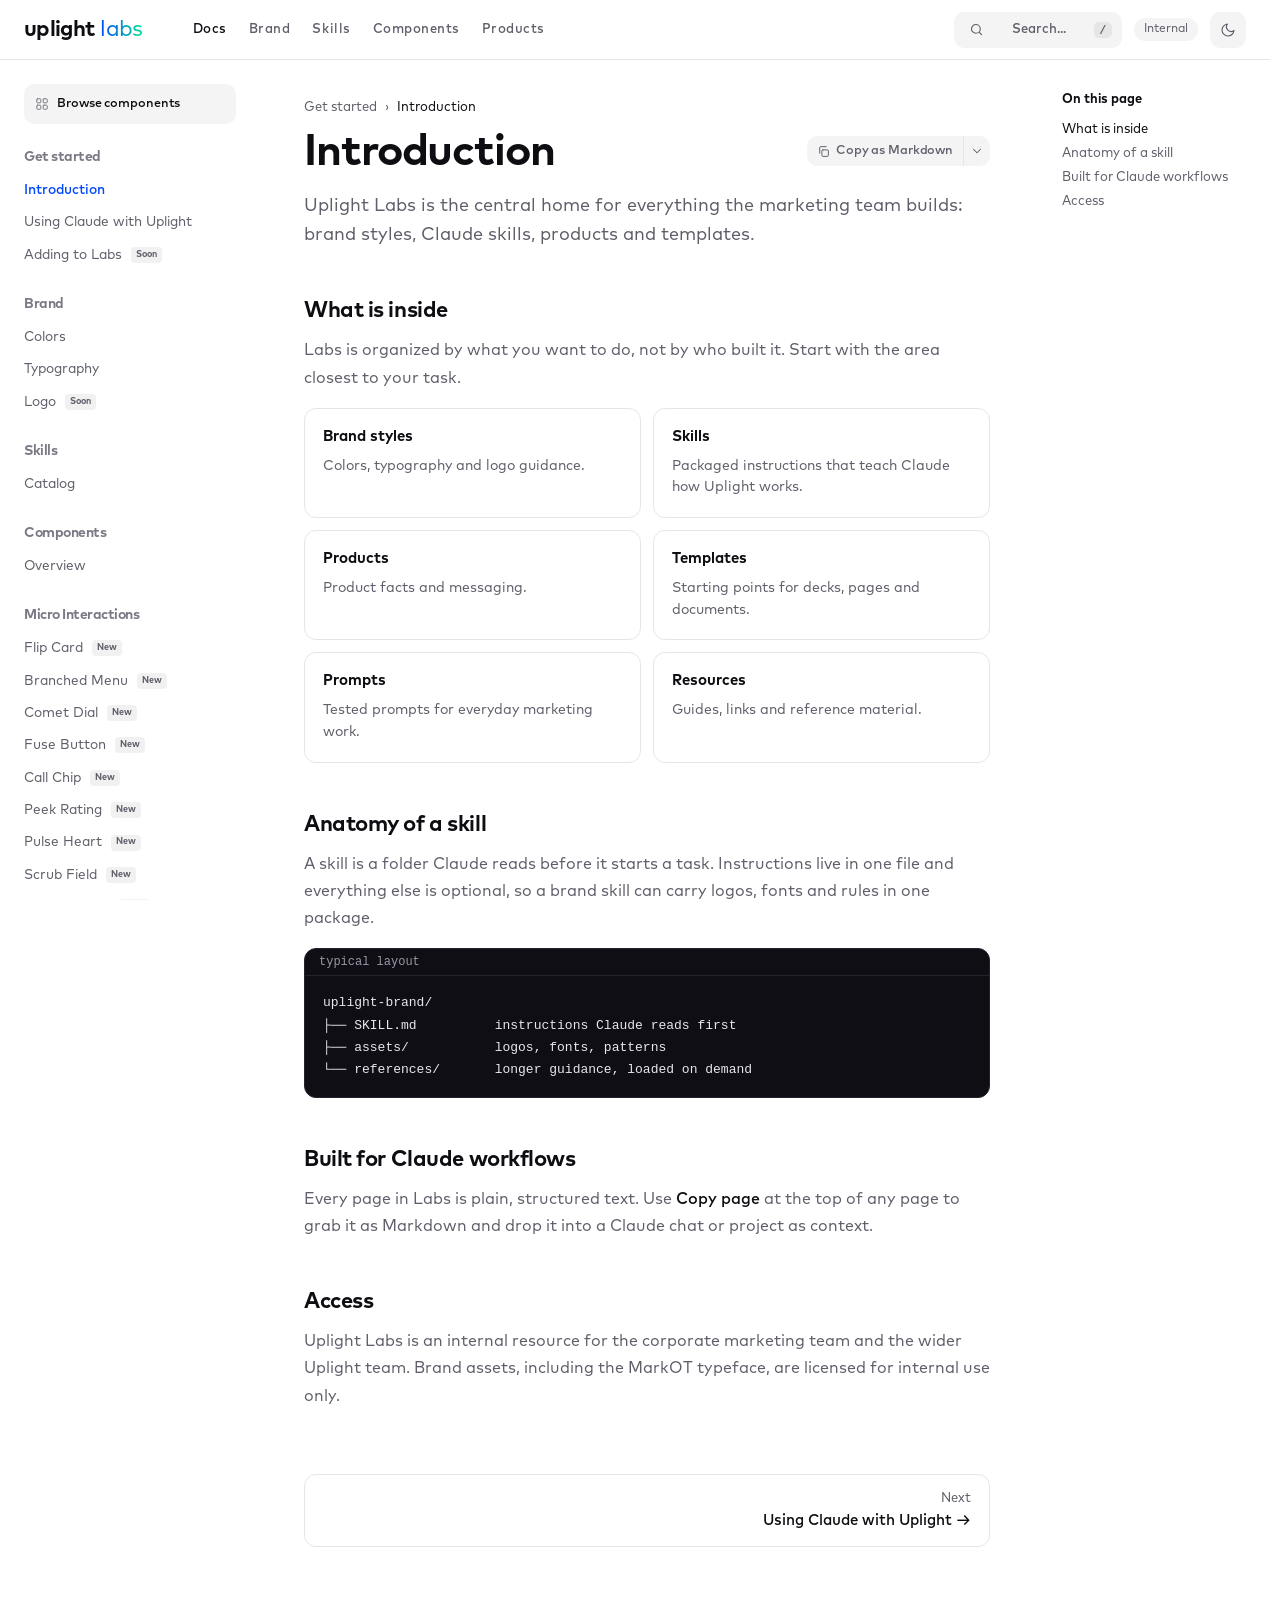
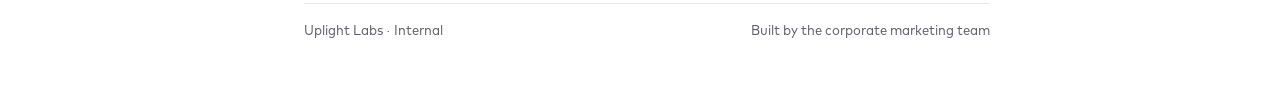
<file: index.html>
<!doctype html>
<html lang="en">
<head>
<meta charset="utf-8">
<meta name="viewport" content="width=device-width,initial-scale=1">
<title>Uplight Labs</title>
<meta name="description" content="Central internal home for what the Uplight marketing team builds with Claude.">
<link rel="preload" href="/assets/fonts/MarkOT-Book.otf" as="font" type="font/otf" crossorigin>
<link rel="preload" href="/assets/fonts/MarkOT-Medium.otf" as="font" type="font/otf" crossorigin>
<link rel="preload" href="/assets/fonts/MarkOT-Bold.otf" as="font" type="font/otf" crossorigin>
<link rel="stylesheet" href="/styles.css">
</head>
<body>
<header><div class="hwrap">
  <button class="ctl icon menubtn" id="menubtn" aria-label="Toggle navigation"><svg width="18" height="18" viewBox="0 0 24 24" fill="none" stroke="currentColor" stroke-width="1.6" stroke-linecap="round"><path d="M4 7h16M4 12h16M4 17h16"/></svg></button>
  <a class="logo" href="#/intro" aria-label="Uplight Labs home"><b>uplight</b><span>labs</span></a>
  <nav class="toplinks" id="topnav" aria-label="Primary"></nav>
  <div class="spacer"></div>
  <button class="ctl" id="searchbtn" aria-label="Search"><svg width="15" height="15" viewBox="0 0 24 24" fill="none" stroke="currentColor" stroke-width="1.8" stroke-linecap="round"><circle cx="11" cy="11" r="7"/><path d="M20 20l-3.5-3.5"/></svg><span class="hide-sm">Search...</span><kbd class="hide-sm">/</kbd></button>
  <span class="pill hide-sm">Internal</span>
  <button class="ctl icon" id="themebtn" aria-label="Toggle light and dark theme"><svg width="16" height="16" viewBox="0 0 24 24" fill="none" stroke="currentColor" stroke-width="1.7" stroke-linecap="round" stroke-linejoin="round"><path d="M21 12.8A9 9 0 1 1 11.2 3a7 7 0 0 0 9.8 9.8z"/></svg></button>
</div></header>

<div id="search" role="dialog" aria-label="Search"><div class="sbox">
  <div class="sin"><input id="q" type="text" placeholder="Search pages" aria-label="Search docs"><button class="ctl sm" id="sclose">Esc</button></div>
  <div id="results"></div>
</div></div>

<div class="shell">
  <aside class="side" id="side" aria-label="Documentation"></aside>
  <main><article>
    <div class="crumb"><span id="cgroup"></span><span>›</span><b id="ctitle"></b></div>
    <div class="titlerow"><h1 id="h1"></h1>
      <div class="actions" id="actions">
        <button class="a1" id="copybtn"><svg width="13" height="13" viewBox="0 0 24 24" fill="none" stroke="currentColor" stroke-width="1.8" stroke-linecap="round" stroke-linejoin="round"><rect x="9" y="9" width="12" height="12" rx="2"/><path d="M5 15V5a2 2 0 0 1 2-2h10"/></svg><span id="copylabel">Copy as Markdown</span></button>
        <button class="a2" id="morebtn" aria-label="More page actions" aria-haspopup="true"><svg width="14" height="14" viewBox="0 0 24 24" fill="none" stroke="currentColor" stroke-width="1.8" stroke-linecap="round" stroke-linejoin="round"><path d="M6 9l6 6 6-6"/></svg></button>
        <div class="menu" id="menu" role="menu">
          <button id="copylink" role="menuitem">Copy page link</button>
          <a href="https://github.com/uplight-design-dev/claude" target="_blank" rel="noopener" role="menuitem">View source on GitHub</a>
        </div>
      </div></div>
    <p class="lead" id="lead"></p>

    <section class="page" data-id="intro" data-group="Get started" data-title="Introduction" data-desc="Uplight Labs is the central home for everything the marketing team builds: brand styles, Claude skills, products and templates.">
      <h2 id="what">What is inside</h2>
      <p>Labs is organized by what you want to do, not by who built it. Start with the area closest to your task.</p>
      <div class="grid2">
        <a class="card" href="#/colors"><b>Brand styles</b><span>Colors, typography and logo guidance.</span></a>
        <a class="card" href="#/skills"><b>Skills</b><span>Packaged instructions that teach Claude how Uplight works.</span></a>
        <a class="card" href="#/products"><b>Products</b><span>Product facts and messaging.</span></a>
        <a class="card" href="#/templates"><b>Templates</b><span>Starting points for decks, pages and documents.</span></a>
        <a class="card" href="#/prompts"><b>Prompts</b><span>Tested prompts for everyday marketing work.</span></a>
        <a class="card" href="#/resources"><b>Resources</b><span>Guides, links and reference material.</span></a>
      </div>
      <h2 id="anatomy">Anatomy of a skill</h2>
      <p>A skill is a folder Claude reads before it starts a task. Instructions live in one file and everything else is optional, so a brand skill can carry logos, fonts and rules in one package.</p>
      <div class="code"><div class="codehead"><span class="mono">typical layout</span></div><pre class="mono">uplight-brand/
├── SKILL.md          instructions Claude reads first
├── assets/           logos, fonts, patterns
└── references/       longer guidance, loaded on demand</pre></div>
      <h2 id="claude-flow">Built for Claude workflows</h2>
      <p>Every page in Labs is plain, structured text. Use <strong>Copy page</strong> at the top of any page to grab it as Markdown and drop it into a Claude chat or project as context.</p>
      <h2 id="access">Access</h2>
      <p>Uplight Labs is an internal resource for the corporate marketing team and the wider Uplight team. Brand assets, including the MarkOT typeface, are licensed for internal use only.</p>
    </section>

    <section class="page" data-id="claude" data-group="Get started" data-title="Using Claude with Uplight" data-desc="How to put Uplight skills and brand rules to work in Claude so output stays consistent.">
      <h2 id="steps">Three steps</h2>
      <div class="box">
        <div class="step"><i>1</i><div><b>Find what you need</b><p>Browse the Skills catalog or the Brand section for the asset or workflow you want.</p></div></div>
        <div class="step"><i>2</i><div><b>Bring it into Claude</b><p>Add the skill to your Claude account, or use Copy page to paste a guide into a chat as context.</p></div></div>
        <div class="step"><i>3</i><div><b>Ask for the work</b><p>Describe the deck, page or asset you need. Claude applies the brand rules as it builds.</p></div></div>
      </div>
      <h2 id="notes">Notes</h2>
      <div class="callout"><strong style="color:var(--text);font-weight:500">Placeholder.</strong> Replace these steps with Uplight's exact setup instructions once they are finalized.</div>
    </section>

    <section class="page" data-id="contribute" data-group="Get started" data-title="Adding to Labs" data-desc="How to submit a new skill, template or brand asset to Labs." data-soon></section>

    <section class="page" data-id="colors" data-group="Brand" data-title="Colors" data-desc="The Uplight palette and gradients, with values you can copy.">
      <h2 id="palette">UCC 2027 palette</h2>
      <p>Five colors. Select a swatch to copy its hex value.</p>
      <div class="swatches">
        <button class="sw" data-hex="#00e297"><i style="background:#00e297"></i><span>Green<small>#00e297</small></span></button>
        <button class="sw" data-hex="#0047ff"><i style="background:#0047ff"></i><span>Blue<small>#0047ff</small></span></button>
        <button class="sw" data-hex="#000f9f"><i style="background:#000f9f"></i><span>Deep blue<small>#000f9f</small></span></button>
        <button class="sw" data-hex="#000000"><i style="background:#000"></i><span>Black<small>#000000</small></span></button>
        <button class="sw" data-hex="#ffffff"><i style="background:#fff;border-bottom:1px solid var(--border)"></i><span>White<small>#ffffff</small></span></button>
      </div>
      <h2 id="gradients">Gradients</h2>
      <p>Examples built from the palette. Confirm exact stops against the brand skill before use.</p>
      <div class="grid2"><div style="height:88px;border-radius:12px;background:linear-gradient(90deg,#0047ff,#00e297)"></div><div style="height:88px;border-radius:12px;background:linear-gradient(90deg,#000f9f,#0047ff)"></div></div>
    </section>

    <section class="page" data-id="type" data-group="Brand" data-title="Typography" data-desc="MarkOT weights and the type scale used across Uplight materials.">
      <h2 id="family">MarkOT</h2>
      <div class="box" style="background:var(--surface);padding:28px;display:flex;align-items:flex-end;justify-content:space-between;gap:16px;flex-wrap:wrap"><span style="font-size:96px;line-height:1;font-weight:700;letter-spacing:-.04em">Aa</span><span style="max-width:300px;font-size:14px;line-height:1.6;color:var(--muted)">Licensed to Uplight. Use for internal work and brand output only.</span></div>
      <h2 id="weights">Weights</h2>
      <div class="box">
        <div class="row"><span style="font-size:26px;font-weight:400">Clean energy, simply managed</span><small class="mono">Book · 400</small></div>
        <div class="row"><span style="font-size:26px;font-weight:500">Clean energy, simply managed</span><small class="mono">Medium · 500</small></div>
        <div class="row"><span style="font-size:26px;font-weight:700">Clean energy, simply managed</span><small class="mono">Bold · 700</small></div>
      </div>
      <h2 id="scale">Scale</h2>
      <p>The scale used by this Labs site.</p>
      <div class="box">
        <div class="row"><span style="font-size:40px;font-weight:700;letter-spacing:-.03em;line-height:1.1">Heading</span><small class="mono">40 / Bold</small></div>
        <div class="row"><span style="font-size:24px;font-weight:500;letter-spacing:-.02em">Section title</span><small class="mono">24 / Medium</small></div>
        <div class="row"><span style="font-size:16px">Body copy reads at sixteen pixels.</span><small class="mono">16 / Book</small></div>
        <div class="row"><span style="font-size:13px;color:var(--muted)">Caption and metadata</span><small class="mono">13 / Book</small></div>
      </div>
    </section>

    <section class="page" data-id="logo" data-group="Brand" data-title="Logo" data-desc="Logo files, clear space and usage rules." data-soon></section>

    <section class="page" data-id="skills" data-group="Skills" data-title="Catalog" data-desc="Every Claude skill Uplight maintains, with its current status.">
      <h2 id="catalog">Catalog</h2>
      <div class="table">
        <div class="tr th"><span>Skill</span><span>What it does</span><span>Status</span></div>
        <div class="tr"><b>Uplight UCC Brand</b><span>Applies the UCC 2027 logo, morph mark and pattern, five-color palette, gradients and MarkOT type.</span><span><i class="dot ok"></i>Available</span></div>
        <div class="tr"><span>[Next skill]</span><span>Description goes here.</span><span><i class="dot"></i>Planned</span></div>
        <div class="tr"><span>[Next skill]</span><span>Description goes here.</span><span><i class="dot"></i>Planned</span></div>
      </div>
    </section>

    <section class="page" data-id="components" data-group="Components" data-title="Overview" data-desc="Uplight-styled interface components you can copy into decks, pages and prototypes. Each one is plain HTML, CSS and a little JavaScript.">
      <div id="compcards"></div>
      <h2 id="setup">Setup</h2>
      <p>Components read a few CSS variables, so they follow light and dark automatically. Copy these into your page first.</p>
      <div class="code"><div class="codehead"><span class="mono">tokens.css</span></div><pre class="mono">:root{
  --bg:#fff; --surface:#fafafb; --border:#e6e6ea; --borderStrong:#cfcfd8;
  --text:#0d0d12; --muted:#5f5f6b;
}
:root[data-theme=dark]{
  --bg:#0e0c13; --surface:#15131c; --border:#26232f; --borderStrong:#3b3748;
  --text:#f4f3f7; --muted:#a5a2b3;
}</pre></div>
      <h2 id="about">About these</h2>
      <p>The patterns are inspired by React Bits and React Bits Pro. These are Uplight rebuilds with original code, using the Uplight blue and green and MarkOT.</p>
    </section>
    <section class="page" data-id="products" data-group="Products" data-title="Overview" data-desc="Product information and messaging, in one place." data-soon></section>
    <section class="page" data-id="templates" data-group="Library" data-title="Templates" data-desc="Ready-to-use decks, pages and documents." data-soon></section>
    <section class="page" data-id="prompts" data-group="Library" data-title="Prompts" data-desc="Tested prompts for common marketing tasks." data-soon></section>
    <section class="page" data-id="resources" data-group="Library" data-title="Resources" data-desc="Links, guides and reference material." data-soon></section>

    <div class="pn" id="pn"></div>
    <footer><span>Uplight Labs · Internal</span><span>Built by the corporate marketing team</span></footer>
  </article></main>
  <aside class="toc" id="toc" aria-label="On this page"></aside>
</div>
<script src="/components.js"></script>
<script src="/components-micro.js"></script>
<script src="/components-interface.js"></script>
<script src="/components-blocks.js"></script>
<script src="/app.js"></script>
</body>
</html>
</file>
<file: styles.css>
/* ---------- Fonts (MarkOT, licensed for Uplight web use) ---------- */
@font-face{font-family:'MarkOT';src:url(/assets/fonts/MarkOT-Book.otf) format('opentype');font-weight:400;font-display:swap}
@font-face{font-family:'MarkOT';src:url(/assets/fonts/MarkOT-Medium.otf) format('opentype');font-weight:500;font-display:swap}
@font-face{font-family:'MarkOT';src:url(/assets/fonts/MarkOT-Bold.otf) format('opentype');font-weight:700;font-display:swap}

/* ---------- Tokens ---------- */
:root{
  --bg:#fff;--surface:#fafafb;--border:#e6e6ea;--borderStrong:#cfcfd8;--text:#0d0d12;--muted:#5f5f6b;--dim:#7a7a86;
  --ctl:#f4f4f5;--ctl-hover:#ececee;--ctl-shadow:none;--ctl-line:transparent;
  --accent:#0047ff;--tag-bg:rgba(13,13,18,.06);--tag-shadow:none;
  --codebg:#0f0e14;--codetext:#e8e7ee;--codemuted:#9a97a8;--codeborder:#25232e;
  --scroll:#d4d4da;--scroll-hover:#b9b9c2;
  --ease:cubic-bezier(.23,1,.32,1);--focus:#0047ff
}
:root[data-theme=dark]{
  --bg:#0e0c13;--surface:#15131c;--border:#26232f;--borderStrong:#3b3748;--text:#f4f3f7;--muted:#a5a2b3;--dim:#8d8a9b;
  --ctl:rgba(255,255,255,.04);--ctl-hover:rgba(255,255,255,.09);--ctl-shadow:inset 0 1px 0 rgba(255,255,255,.07);--ctl-line:transparent;
  --accent:#7ba0ff;--tag-bg:rgba(255,255,255,.07);--tag-shadow:inset 0 1px 0 rgba(255,255,255,.043);
  --codebg:#15131c;--codeborder:#26232f;--scroll:#3b3748;--scroll-hover:#524d63;--focus:#7ba0ff
}
*{box-sizing:border-box}

/* ---------- Scroll: stable gutter (no layout shift) + custom bar ---------- */
html{overflow-y:scroll;scrollbar-gutter:stable;scroll-behavior:smooth;scrollbar-width:thin;scrollbar-color:var(--scroll) transparent}
*{scrollbar-width:thin;scrollbar-color:var(--scroll) transparent}
::-webkit-scrollbar{width:10px;height:10px}
::-webkit-scrollbar-track{background:transparent}
::-webkit-scrollbar-thumb{background:var(--scroll);border-radius:999px;border:2px solid var(--bg)}
::-webkit-scrollbar-thumb:hover{background:var(--scroll-hover)}
::-webkit-scrollbar-corner{background:transparent}
.code ::-webkit-scrollbar-thumb,.code ::-webkit-scrollbar-thumb:hover{border-color:var(--codebg)}
.side{scrollbar-width:none}.side::-webkit-scrollbar{display:none}

body{margin:0;background:var(--bg);color:var(--text);font-family:'MarkOT',system-ui,-apple-system,'Segoe UI',sans-serif;-webkit-font-smoothing:antialiased}
button{font:inherit;color:inherit;cursor:pointer;background:none;border:0;padding:0;text-align:left}
a{color:inherit;text-decoration:none}
:focus-visible{outline:2px solid var(--focus);outline-offset:2px;border-radius:6px}
.mono{font-family:ui-monospace,SFMono-Regular,Menlo,monospace}

/* ---------- Controls (React Bits-style: ghost fill, 10px radius, inset highlight, press scale) ---------- */
.ctl{display:inline-flex;align-items:center;justify-content:center;gap:6px;height:36px;padding:0 12px;border-radius:10px;border:1px solid var(--ctl-line);background:var(--ctl);box-shadow:var(--ctl-shadow);color:var(--muted);font-size:13px;font-weight:500;white-space:nowrap;transition:background .15s var(--ease),color .15s var(--ease),transform .12s var(--ease)}
.ctl:hover{background:var(--ctl-hover);color:var(--text)}
.ctl:active{transform:scale(.97)}
.ctl.icon{width:36px;padding:0}
.ctl.sm{height:30px;padding:0 10px;font-size:12.5px;border-radius:9px}
.ctl.primary{color:var(--text)}

/* ---------- Header ---------- */
body>header{position:sticky;top:0;z-index:20;height:60px;background:var(--bg);border-bottom:1px solid var(--border)}
.hwrap{height:100%;max-width:1440px;margin:0 auto;padding:0 24px;display:flex;align-items:center;gap:12px}
.logo,.logo:hover,.logo:focus{display:flex;align-items:baseline;gap:6px;font-size:22px;letter-spacing:-.03em;line-height:1;text-decoration:none;color:var(--text)}
.logo b{font-weight:700;text-decoration:none}
.logo span{font-weight:400;text-decoration:none;background:linear-gradient(90deg,#0047ff,#00e297);-webkit-background-clip:text;background-clip:text;color:transparent;-webkit-text-fill-color:transparent}
.toplinks{display:flex;gap:2px;margin-left:var(--logo-gap,28px)}
.toplink{padding:6px 10px;border-radius:12px;font-size:13px;font-weight:500;letter-spacing:.04em;color:var(--muted);transition:color .15s var(--ease),transform .12s var(--ease)}
.toplink:hover,.toplink.active{color:var(--text)}
.toplink:active{transform:scale(.97)}
.spacer{flex:1}
#searchbtn{padding:0 9px 0 14px;gap:28px}
kbd{font:inherit;font-size:11px;padding:1px 6px;border-radius:5px;background:var(--tag-bg);color:var(--muted)}
.pill{font-size:12px;color:var(--muted);border-radius:999px;padding:4px 10px;background:var(--ctl);box-shadow:var(--ctl-shadow)}
.menubtn{display:none}

/* ---------- Layout ---------- */
.shell{max-width:1440px;margin:0 auto;padding:0 24px;display:flex;align-items:flex-start}
.side{width:232px;flex:0 0 232px;padding:24px 20px 40px 0;position:sticky;top:60px;max-height:calc(100vh - 60px);overflow-y:auto}
.browse{display:flex;align-items:center;gap:8px;width:100%;height:40px;margin-bottom:22px;padding:0 11px;border-radius:10px;background:var(--ctl);box-shadow:var(--ctl-shadow);font-size:12.5px;font-weight:500;letter-spacing:-.1px;color:var(--text);transition:background .16s,transform .16s var(--ease)}
.browse:hover{background:var(--ctl-hover)}.browse:active{transform:scale(.985)}
.browse svg{color:var(--dim);flex:none}.browse span{flex:1}
.group{margin-bottom:26px}
.grouplabel{margin:0 0 8px;font-size:14px;font-weight:600;letter-spacing:-.5px;color:var(--dim)}
.navitem{display:flex;align-items:center;gap:7px;width:100%;padding:2px 0;margin-bottom:8px;font-size:13.6px;line-height:20.4px;color:var(--muted);transition:color .2s var(--ease),transform .2s var(--ease)}
.navitem:hover{color:var(--text)}
.navitem.active{color:var(--accent);font-weight:500}
.tag{display:inline-flex;align-items:center;height:16px;padding:0 5px;margin-left:2px;border-radius:4px;background:var(--tag-bg);box-shadow:var(--tag-shadow);font-size:9px;font-weight:600;letter-spacing:.01em;color:var(--muted)}
main{flex:1;min-width:0;padding:40px 48px 64px}
article{max-width:720px}
.crumb{display:flex;align-items:center;gap:8px;font-size:13px;color:var(--muted);margin-bottom:14px}
.crumb b{font-weight:400;color:var(--text)}
.titlerow{display:flex;align-items:flex-start;justify-content:space-between;gap:16px;flex-wrap:wrap}
h1{margin:0;font-size:44px;line-height:1.04;font-weight:700;letter-spacing:-.025em}
.lead{margin:16px 0 0;font-size:18px;line-height:1.6;color:var(--muted)}
h2{margin:48px 0 12px;font-size:22px;font-weight:600;letter-spacing:-.02em;scroll-margin-top:84px}
p{font-size:16px;line-height:1.7;color:var(--muted);margin:0 0 16px}
p strong{color:var(--text);font-weight:500}
.page{display:none}.page.on{display:block}

/* split page action */
.actions{display:flex;margin-top:6px;border-radius:10px;background:var(--ctl);box-shadow:var(--ctl-shadow);position:relative;transition:transform .12s var(--ease)}
.actions button{height:30px;font-size:12.5px;font-weight:500;letter-spacing:-.01em;color:var(--muted);padding:0 10px;display:inline-flex;align-items:center;gap:6px;transition:background-color .2s var(--ease),color .2s var(--ease)}
.actions button:hover{background:var(--ctl-hover);color:var(--text)}
.actions .a1{border-radius:9px 0 0 9px}.actions .a2{border-radius:0 9px 9px 0;padding:0 6px;border-left:1px solid var(--border)}
.menu{display:none;position:absolute;right:0;top:36px;z-index:25;min-width:210px;padding:6px;border-radius:12px;background:var(--bg);border:1px solid var(--borderStrong);box-shadow:0 14px 40px rgba(10,10,20,.16)}
.menu.on{display:block}
.menu a,.menu button{display:flex;width:100%;height:32px;align-items:center;gap:8px;padding:0 10px;border-radius:8px;font-size:13px;color:var(--muted)}
.menu a:hover,.menu button:hover{background:var(--ctl-hover);color:var(--text)}

.grid2{display:grid;grid-template-columns:repeat(2,minmax(0,1fr));gap:12px}
.card{display:flex;flex-direction:column;gap:10px;padding:18px;border:1px solid var(--border);border-radius:12px;transition:border-color .15s,background .15s}
.card:hover{border-color:var(--borderStrong);background:var(--surface)}
.card b{font-size:15px;font-weight:600;display:flex;align-items:center;gap:7px}.card span{font-size:14px;line-height:1.55;color:var(--muted)}
.card svg{color:var(--dim)}

/* code */
.code{border:1px solid var(--codeborder);border-radius:12px;background:var(--codebg);overflow:hidden}
.codehead{display:flex;align-items:center;justify-content:space-between;gap:8px;padding:6px 8px 6px 14px;border-bottom:1px solid var(--codeborder);font-size:12px;color:var(--codemuted)}
.tabs{display:flex;gap:2px}
.tabs button{height:28px;padding:0 10px;border-radius:7px;font-size:12px;font-weight:500;color:var(--codemuted);transition:color .15s,background .15s}
.tabs button:hover{color:#fff}.tabs button.on{background:rgba(255,255,255,.09);color:#fff}
.codehead .copy{height:28px;padding:0 10px;border-radius:7px;font-size:12px;font-weight:500;color:var(--codemuted);transition:color .15s,background .15s}
.codehead .copy:hover{background:rgba(255,255,255,.09);color:#fff}
.code pre{margin:0;padding:16px 18px;overflow:auto;max-height:460px;font-size:13px;line-height:1.7;color:var(--codetext);tab-size:2}
.pane{display:none}.pane.on{display:block}

/* demo */
.demo{position:relative;border:1px solid var(--border);border-radius:12px;padding:56px 28px 32px;background:var(--surface);background-image:radial-gradient(var(--border) 1px,transparent 1px);background-size:18px 18px;min-height:240px;display:flex;align-items:center;justify-content:center}
.demo>.stage{width:100%;max-width:560px}
.demo .replay{position:absolute;top:12px;right:12px}
.demo .badge{position:absolute;top:16px;left:16px;font-size:12px;color:var(--dim)}

.box{border:1px solid var(--border);border-radius:12px;overflow:hidden}
.row{display:flex;align-items:baseline;justify-content:space-between;gap:16px;flex-wrap:wrap;padding:16px 20px;border-bottom:1px solid var(--border)}
.row:last-child{border-bottom:0}.row small{font-size:12px;color:var(--muted)}
.step{display:flex;gap:16px;padding:20px;border-bottom:1px solid var(--border)}.step:last-child{border:0}
.step i{flex:0 0 28px;height:28px;border:1px solid var(--borderStrong);border-radius:99px;display:flex;align-items:center;justify-content:center;font-size:13px;font-style:normal;font-weight:500}
.step b{font-size:16px;font-weight:500}.step p{margin:6px 0 0;font-size:15px}
.callout{padding:16px 18px;border:1px solid var(--border);border-radius:12px;background:var(--surface);font-size:15px;line-height:1.65;color:var(--muted)}
.callout strong{color:var(--text);font-weight:500}
.empty{padding:32px;border:1px dashed var(--borderStrong);border-radius:12px;background:var(--surface)}
.empty b{display:block;font-size:16px;font-weight:500;margin-bottom:8px}.empty span{font-size:15px;line-height:1.65;color:var(--muted)}
.swatches{display:grid;grid-template-columns:repeat(5,minmax(0,1fr));gap:12px}
.sw{display:flex;flex-direction:column;border:1px solid var(--border);border-radius:12px;overflow:hidden;transition:transform .12s var(--ease),border-color .15s}
.sw:hover{border-color:var(--borderStrong)}.sw:active{transform:scale(.98)}
.sw i{height:96px}.sw span{padding:10px 12px;font-size:14px;font-weight:500}.sw small{display:block;font-size:12px;color:var(--muted);font-weight:400;font-family:ui-monospace,Menlo,monospace}
.table{overflow-x:auto;border:1px solid var(--border);border-radius:12px}
.tr{display:grid;grid-template-columns:minmax(0,1.1fr) minmax(0,2fr) 110px;gap:16px;padding:16px 20px;border-bottom:1px solid var(--border);align-items:center;min-width:560px;font-size:14px;color:var(--muted)}
.tr:last-child{border:0}.tr.th{background:var(--surface);font-size:12px;font-weight:500;letter-spacing:.04em;text-transform:uppercase;padding:12px 20px}
.tr b{font-size:15px;color:var(--text);font-weight:500}
.tr.two{grid-template-columns:minmax(0,1fr) minmax(0,2fr)}
.dot{display:inline-block;width:7px;height:7px;border-radius:99px;margin-right:6px;border:1px solid var(--borderStrong)}.dot.ok{background:#00e297;border-color:#00e297}
.pn{display:flex;gap:12px;flex-wrap:wrap;margin-top:64px}
.pn a{display:flex;flex-direction:column;gap:4px;flex:1 1 220px;padding:16px 18px;border:1px solid var(--border);border-radius:12px;font-size:15px;font-weight:500;transition:border-color .15s,background .15s}
.pn a:hover{border-color:var(--borderStrong);background:var(--surface)}.pn a small{font-size:13px;color:var(--muted);font-weight:400}
.pn a.next{text-align:right}
footer{margin-top:56px;padding-top:20px;border-top:1px solid var(--border);display:flex;justify-content:space-between;gap:12px;flex-wrap:wrap;font-size:13px;color:var(--muted)}
.toc{width:208px;flex:0 0 208px;padding:32px 0 40px 24px;position:sticky;top:60px}
.toc b{display:block;font-size:13px;font-weight:600;margin-bottom:10px}
.toc a{display:block;padding:4px 0;font-size:13px;color:var(--muted);transition:color .15s}.toc a:hover,.toc a.on{color:var(--text)}
#search{display:none;position:fixed;inset:0;z-index:40;background:rgba(10,10,20,.4);padding:70px 16px}
#search.on{display:flex;justify-content:center;align-items:flex-start}
.sbox{width:100%;max-width:560px;background:var(--bg);border:1px solid var(--borderStrong);border-radius:14px;box-shadow:0 18px 50px rgba(10,10,20,.18);overflow:hidden}
.sin{display:flex;align-items:center;gap:10px;padding:0 10px 0 14px;border-bottom:1px solid var(--border)}
.sin input{flex:1;min-width:0;height:48px;border:0;outline:0;background:transparent;color:var(--text);font:inherit;font-size:15px}
#results{max-height:320px;overflow-y:auto;padding:8px}
#results a{display:flex;flex-direction:column;gap:2px;padding:10px 12px;border-radius:8px;font-size:14px}
#results a:hover{background:var(--ctl-hover)}#results small{font-size:12px;color:var(--muted)}

@media(max-width:1179px){.toc{display:none}}
@media(max-width:899px){
  .shell{flex-wrap:wrap}.side{display:none;position:static;width:100%;flex:1 1 100%;max-height:none;padding:16px 0;border-bottom:1px solid var(--border)}
  .side.open{display:block}main{padding:28px 0 48px;flex:1 1 100%}.menubtn{display:inline-flex}.toplinks{display:none}}
@media(max-width:639px){.grid2{grid-template-columns:1fr}.swatches{grid-template-columns:repeat(2,minmax(0,1fr))}h1{font-size:34px}.hide-sm{display:none}.hwrap{padding:0 16px}.shell{padding:0 16px}#searchbtn{padding:0;gap:0;width:36px}.demo{padding:56px 14px 24px}}
@media(prefers-reduced-motion:reduce){*{transition:none!important}.ctl:active,.actions:active{transform:none}}

/* ---------- Uplight components (shown on the Components pages) ---------- */
p code,.step code{font-family:ui-monospace,SFMono-Regular,Menlo,monospace;font-size:.86em;padding:2px 6px;border-radius:6px;background:var(--ctl);color:var(--text)}
.demo.wide{padding:44px 16px 16px}.demo.wide>.stage{max-width:none}
.demo.flush{padding:0;display:block;min-height:0;background:var(--bg);background-image:none;overflow:hidden}
.demo.flush>.stage{max-width:none}
.demo.flush .replay,.demo.wide .replay{z-index:3}
.demo.wide.flush{padding:0}
.card b .tag{font-size:9px;line-height:1;color:var(--muted)}
</file>
